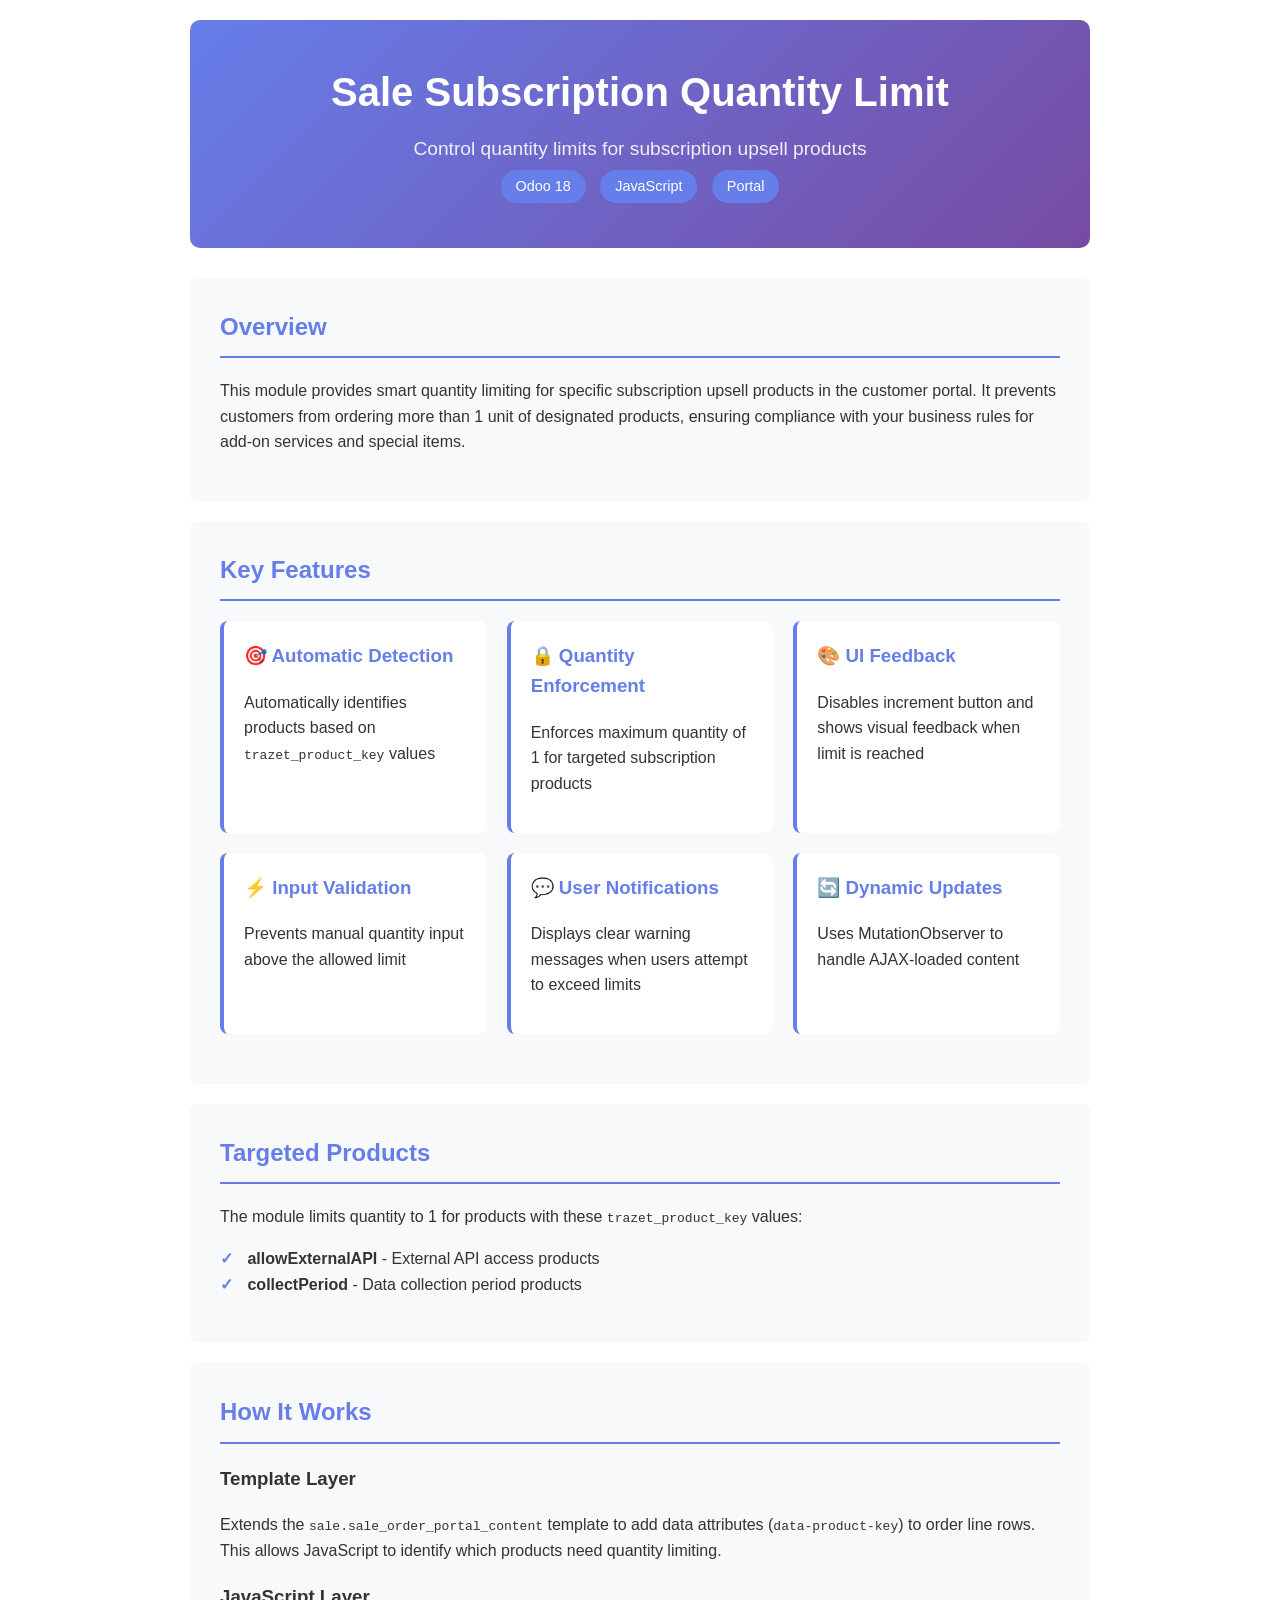
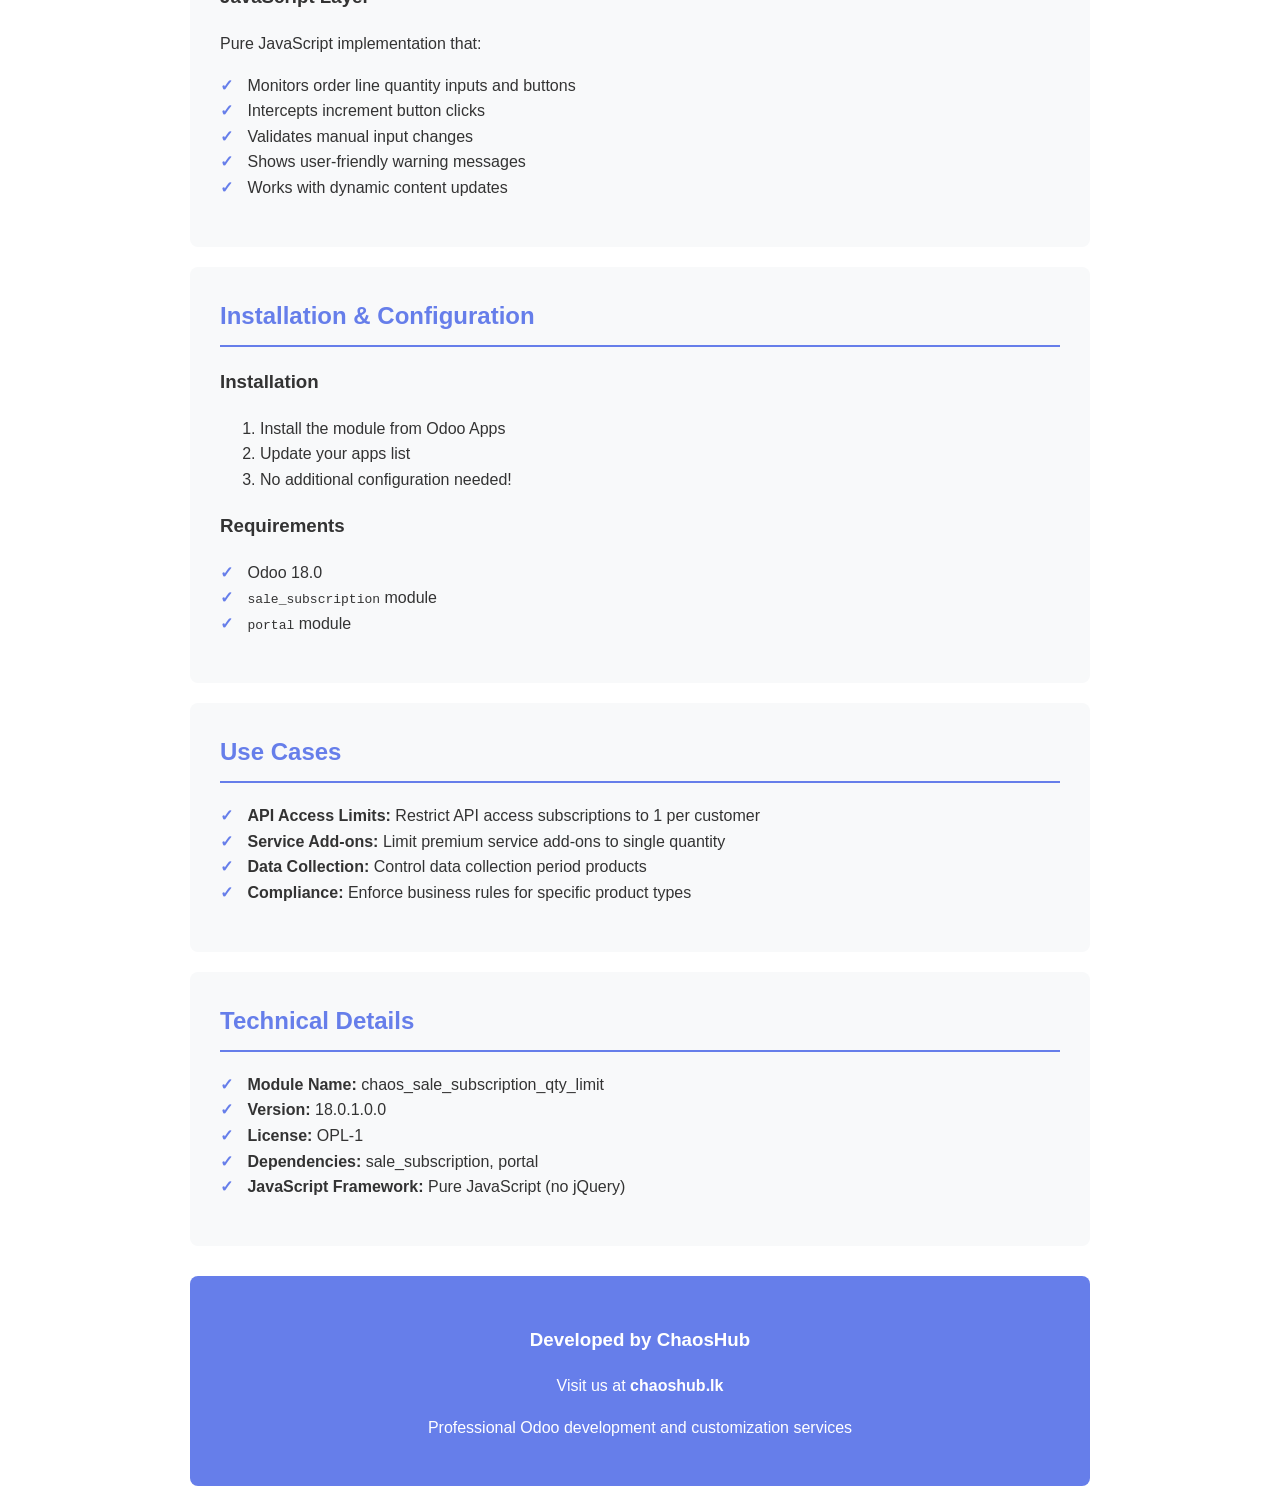
<file: addons/chaos_sale_subscription_qty_limit/static/description/index.html>
<!DOCTYPE html>
<html>
<head>
    <meta charset="utf-8">
    <title>Sale Subscription Quantity Limit</title>
    <style>
        body {
            font-family: 'Segoe UI', Tahoma, Geneva, Verdana, sans-serif;
            line-height: 1.6;
            color: #333;
            max-width: 900px;
            margin: 0 auto;
            padding: 20px;
        }
        .header {
            background: linear-gradient(135deg, #667eea 0%, #764ba2 100%);
            color: white;
            padding: 40px;
            border-radius: 10px;
            margin-bottom: 30px;
            text-align: center;
        }
        .header h1 {
            margin: 0;
            font-size: 2.5em;
        }
        .header p {
            margin: 10px 0 0;
            font-size: 1.2em;
            opacity: 0.9;
        }
        .section {
            background: #f8f9fa;
            padding: 30px;
            border-radius: 8px;
            margin-bottom: 20px;
        }
        .section h2 {
            color: #667eea;
            margin-top: 0;
            border-bottom: 2px solid #667eea;
            padding-bottom: 10px;
        }
        .features {
            display: grid;
            grid-template-columns: repeat(auto-fit, minmax(250px, 1fr));
            gap: 20px;
            margin: 20px 0;
        }
        .feature {
            background: white;
            padding: 20px;
            border-radius: 8px;
            border-left: 4px solid #667eea;
        }
        .feature h3 {
            color: #667eea;
            margin-top: 0;
        }
        .code-block {
            background: #2d2d2d;
            color: #f8f8f2;
            padding: 15px;
            border-radius: 5px;
            overflow-x: auto;
            font-family: 'Courier New', monospace;
        }
        .badge {
            display: inline-block;
            padding: 5px 15px;
            background: #667eea;
            color: white;
            border-radius: 20px;
            font-size: 0.9em;
            margin: 5px;
        }
        ul {
            list-style: none;
            padding-left: 0;
        }
        ul li:before {
            content: "✓ ";
            color: #667eea;
            font-weight: bold;
            margin-right: 10px;
        }
        .footer {
            text-align: center;
            padding: 30px;
            background: #667eea;
            color: white;
            border-radius: 8px;
            margin-top: 30px;
        }
        .footer a {
            color: white;
            text-decoration: none;
            font-weight: bold;
        }
    </style>
</head>
<body>
    <div class="header">
        <h1>Sale Subscription Quantity Limit</h1>
        <p>Control quantity limits for subscription upsell products</p>
        <div>
            <span class="badge">Odoo 18</span>
            <span class="badge">JavaScript</span>
            <span class="badge">Portal</span>
        </div>
    </div>

    <div class="section">
        <h2>Overview</h2>
        <p>
            This module provides smart quantity limiting for specific subscription upsell products in the customer portal.
            It prevents customers from ordering more than 1 unit of designated products, ensuring compliance with your
            business rules for add-on services and special items.
        </p>
    </div>

    <div class="section">
        <h2>Key Features</h2>
        <div class="features">
            <div class="feature">
                <h3>🎯 Automatic Detection</h3>
                <p>Automatically identifies products based on <code>trazet_product_key</code> values</p>
            </div>
            <div class="feature">
                <h3>🔒 Quantity Enforcement</h3>
                <p>Enforces maximum quantity of 1 for targeted subscription products</p>
            </div>
            <div class="feature">
                <h3>🎨 UI Feedback</h3>
                <p>Disables increment button and shows visual feedback when limit is reached</p>
            </div>
            <div class="feature">
                <h3>⚡ Input Validation</h3>
                <p>Prevents manual quantity input above the allowed limit</p>
            </div>
            <div class="feature">
                <h3>💬 User Notifications</h3>
                <p>Displays clear warning messages when users attempt to exceed limits</p>
            </div>
            <div class="feature">
                <h3>🔄 Dynamic Updates</h3>
                <p>Uses MutationObserver to handle AJAX-loaded content</p>
            </div>
        </div>
    </div>

    <div class="section">
        <h2>Targeted Products</h2>
        <p>The module limits quantity to 1 for products with these <code>trazet_product_key</code> values:</p>
        <ul>
            <li><strong>allowExternalAPI</strong> - External API access products</li>
            <li><strong>collectPeriod</strong> - Data collection period products</li>
        </ul>
    </div>

    <div class="section">
        <h2>How It Works</h2>
        <h3>Template Layer</h3>
        <p>
            Extends the <code>sale.sale_order_portal_content</code> template to add data attributes
            (<code>data-product-key</code>) to order line rows. This allows JavaScript to identify
            which products need quantity limiting.
        </p>

        <h3>JavaScript Layer</h3>
        <p>Pure JavaScript implementation that:</p>
        <ul>
            <li>Monitors order line quantity inputs and buttons</li>
            <li>Intercepts increment button clicks</li>
            <li>Validates manual input changes</li>
            <li>Shows user-friendly warning messages</li>
            <li>Works with dynamic content updates</li>
        </ul>
    </div>

    <div class="section">
        <h2>Installation & Configuration</h2>
        <h3>Installation</h3>
        <ol>
            <li>Install the module from Odoo Apps</li>
            <li>Update your apps list</li>
            <li>No additional configuration needed!</li>
        </ol>

        <h3>Requirements</h3>
        <ul>
            <li>Odoo 18.0</li>
            <li><code>sale_subscription</code> module</li>
            <li><code>portal</code> module</li>
        </ul>
    </div>

    <div class="section">
        <h2>Use Cases</h2>
        <ul>
            <li><strong>API Access Limits:</strong> Restrict API access subscriptions to 1 per customer</li>
            <li><strong>Service Add-ons:</strong> Limit premium service add-ons to single quantity</li>
            <li><strong>Data Collection:</strong> Control data collection period products</li>
            <li><strong>Compliance:</strong> Enforce business rules for specific product types</li>
        </ul>
    </div>

    <div class="section">
        <h2>Technical Details</h2>
        <ul>
            <li><strong>Module Name:</strong> chaos_sale_subscription_qty_limit</li>
            <li><strong>Version:</strong> 18.0.1.0.0</li>
            <li><strong>License:</strong> OPL-1</li>
            <li><strong>Dependencies:</strong> sale_subscription, portal</li>
            <li><strong>JavaScript Framework:</strong> Pure JavaScript (no jQuery)</li>
        </ul>
    </div>

    <div class="footer">
        <h3>Developed by ChaosHub</h3>
        <p>
            Visit us at <a href="https://chaoshub.lk/" target="_blank">chaoshub.lk</a>
        </p>
        <p>Professional Odoo development and customization services</p>
    </div>
</body>
</html>
</file>
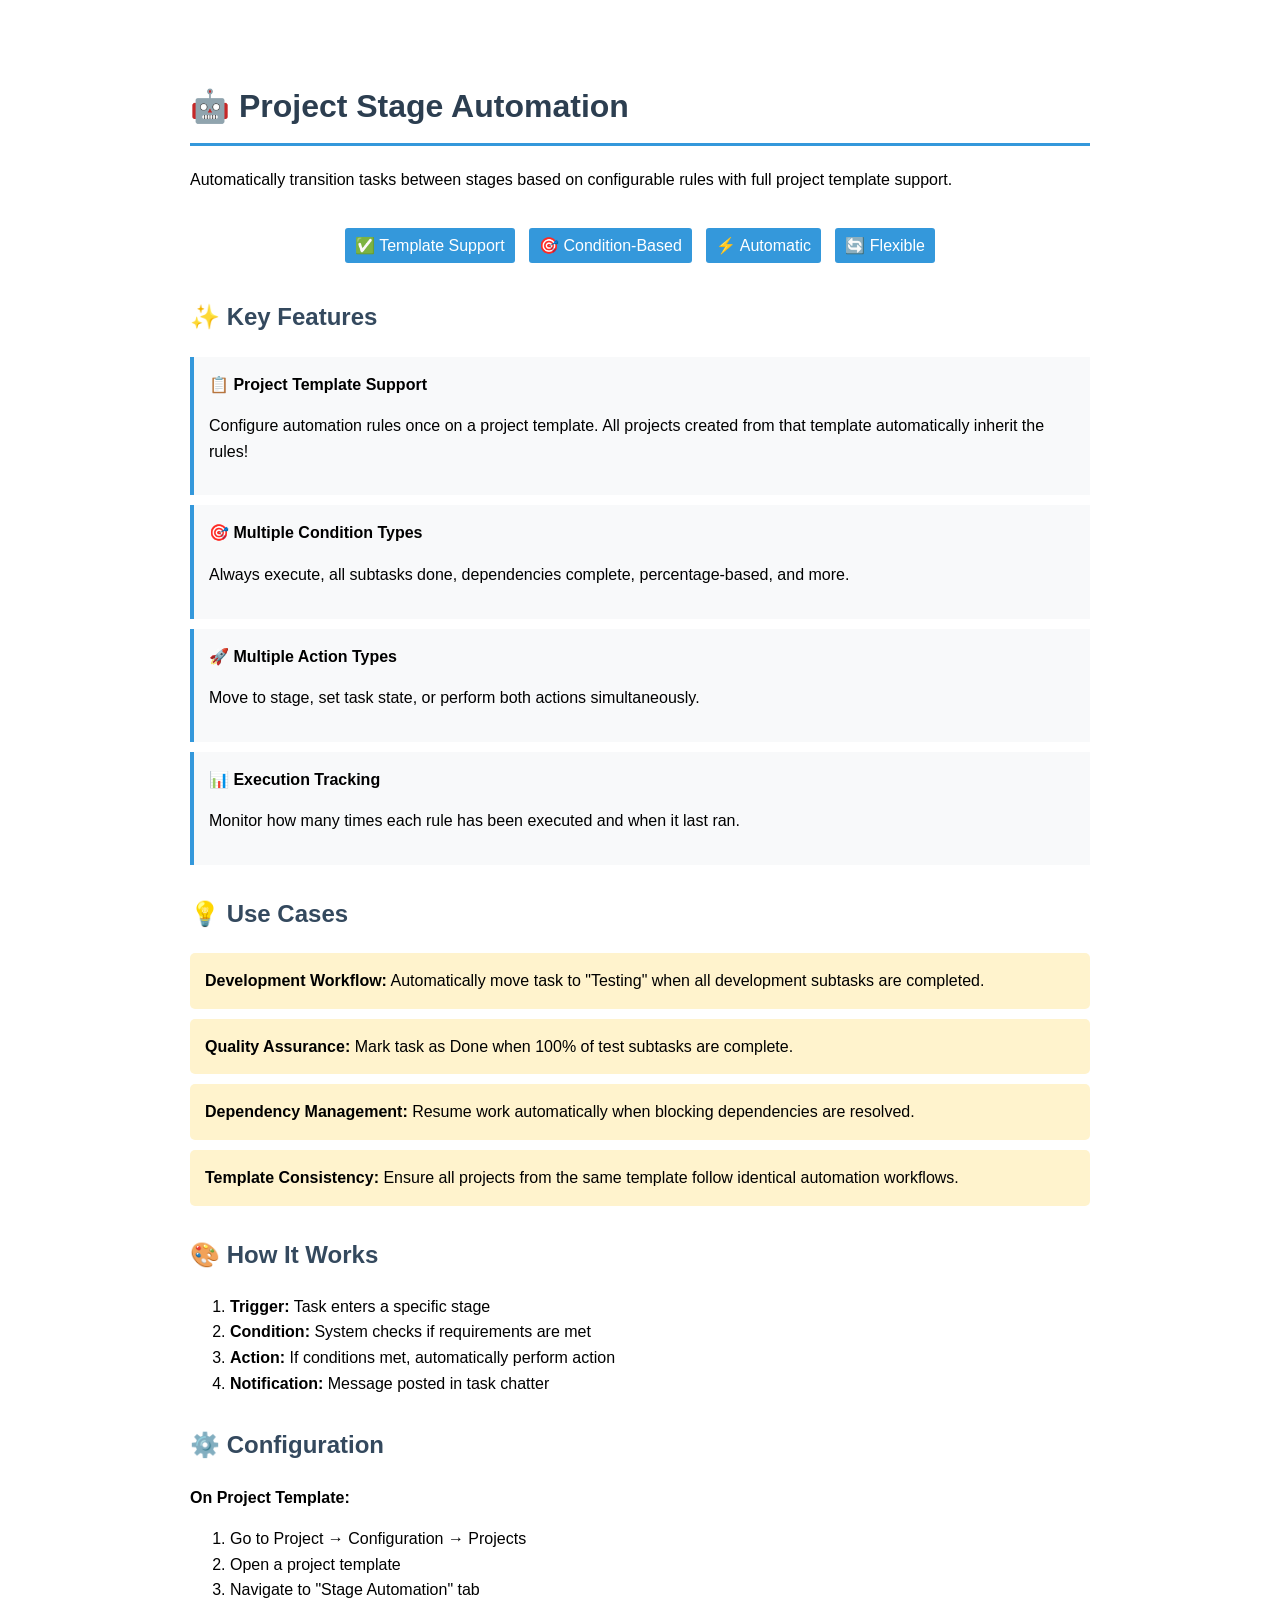
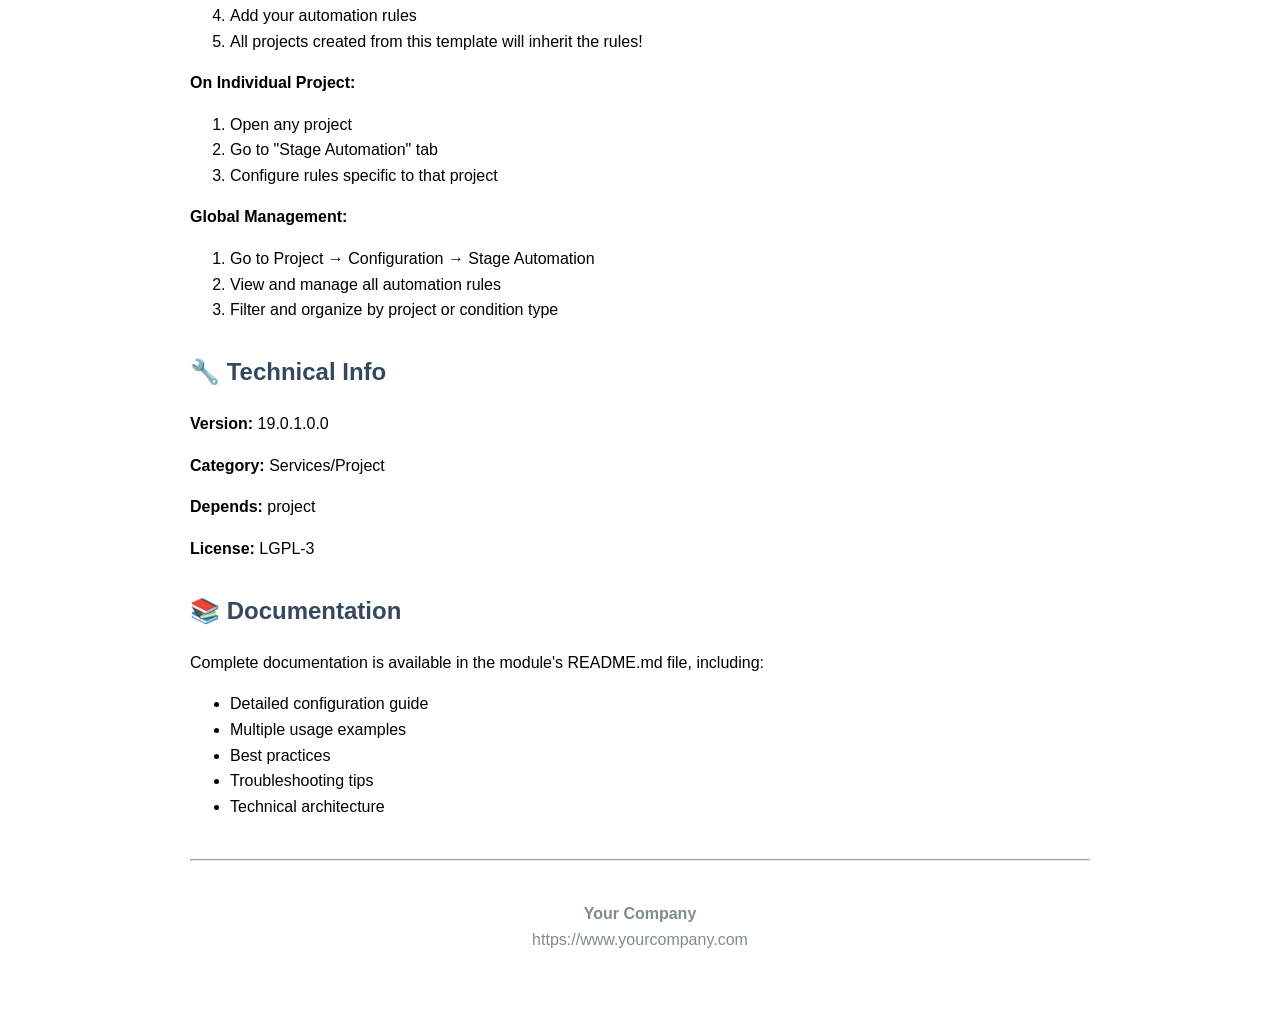
<file: addons/vkd_project_stage_automation/static/description/index.html>
<!DOCTYPE html>
<html>
<head>
    <meta charset="utf-8">
    <title>Project Stage Automation</title>
    <style>
        body {
            font-family: Arial, sans-serif;
            line-height: 1.6;
            max-width: 900px;
            margin: 40px auto;
            padding: 20px;
        }
        h1 {
            color: #2c3e50;
            border-bottom: 3px solid #3498db;
            padding-bottom: 10px;
        }
        h2 {
            color: #34495e;
            margin-top: 30px;
        }
        .feature {
            background: #f8f9fa;
            padding: 15px;
            margin: 10px 0;
            border-left: 4px solid #3498db;
        }
        .example {
            background: #fff3cd;
            padding: 15px;
            margin: 10px 0;
            border-radius: 5px;
        }
        .badge {
            display: inline-block;
            padding: 5px 10px;
            background: #3498db;
            color: white;
            border-radius: 3px;
            margin: 5px;
        }
    </style>
</head>
<body>
    <h1>🤖 Project Stage Automation</h1>

    <p class="lead">
        Automatically transition tasks between stages based on configurable rules with full project template support.
    </p>

    <div style="text-align: center; margin: 30px 0;">
        <span class="badge">✅ Template Support</span>
        <span class="badge">🎯 Condition-Based</span>
        <span class="badge">⚡ Automatic</span>
        <span class="badge">🔄 Flexible</span>
    </div>

    <h2>✨ Key Features</h2>

    <div class="feature">
        <strong>📋 Project Template Support</strong>
        <p>Configure automation rules once on a project template. All projects created from that template automatically inherit the rules!</p>
    </div>

    <div class="feature">
        <strong>🎯 Multiple Condition Types</strong>
        <p>Always execute, all subtasks done, dependencies complete, percentage-based, and more.</p>
    </div>

    <div class="feature">
        <strong>🚀 Multiple Action Types</strong>
        <p>Move to stage, set task state, or perform both actions simultaneously.</p>
    </div>

    <div class="feature">
        <strong>📊 Execution Tracking</strong>
        <p>Monitor how many times each rule has been executed and when it last ran.</p>
    </div>

    <h2>💡 Use Cases</h2>

    <div class="example">
        <strong>Development Workflow:</strong> Automatically move task to "Testing" when all development subtasks are completed.
    </div>

    <div class="example">
        <strong>Quality Assurance:</strong> Mark task as Done when 100% of test subtasks are complete.
    </div>

    <div class="example">
        <strong>Dependency Management:</strong> Resume work automatically when blocking dependencies are resolved.
    </div>

    <div class="example">
        <strong>Template Consistency:</strong> Ensure all projects from the same template follow identical automation workflows.
    </div>

    <h2>🎨 How It Works</h2>

    <ol>
        <li><strong>Trigger:</strong> Task enters a specific stage</li>
        <li><strong>Condition:</strong> System checks if requirements are met</li>
        <li><strong>Action:</strong> If conditions met, automatically perform action</li>
        <li><strong>Notification:</strong> Message posted in task chatter</li>
    </ol>

    <h2>⚙️ Configuration</h2>

    <p><strong>On Project Template:</strong></p>
    <ol>
        <li>Go to Project → Configuration → Projects</li>
        <li>Open a project template</li>
        <li>Navigate to "Stage Automation" tab</li>
        <li>Add your automation rules</li>
        <li>All projects created from this template will inherit the rules!</li>
    </ol>

    <p><strong>On Individual Project:</strong></p>
    <ol>
        <li>Open any project</li>
        <li>Go to "Stage Automation" tab</li>
        <li>Configure rules specific to that project</li>
    </ol>

    <p><strong>Global Management:</strong></p>
    <ol>
        <li>Go to Project → Configuration → Stage Automation</li>
        <li>View and manage all automation rules</li>
        <li>Filter and organize by project or condition type</li>
    </ol>

    <h2>🔧 Technical Info</h2>

    <p><strong>Version:</strong> 19.0.1.0.0</p>
    <p><strong>Category:</strong> Services/Project</p>
    <p><strong>Depends:</strong> project</p>
    <p><strong>License:</strong> LGPL-3</p>

    <h2>📚 Documentation</h2>

    <p>Complete documentation is available in the module's README.md file, including:</p>
    <ul>
        <li>Detailed configuration guide</li>
        <li>Multiple usage examples</li>
        <li>Best practices</li>
        <li>Troubleshooting tips</li>
        <li>Technical architecture</li>
    </ul>

    <hr style="margin: 40px 0;">

    <p style="text-align: center; color: #7f8c8d;">
        <strong>Your Company</strong><br>
        https://www.yourcompany.com
    </p>
</body>
</html>
</file>
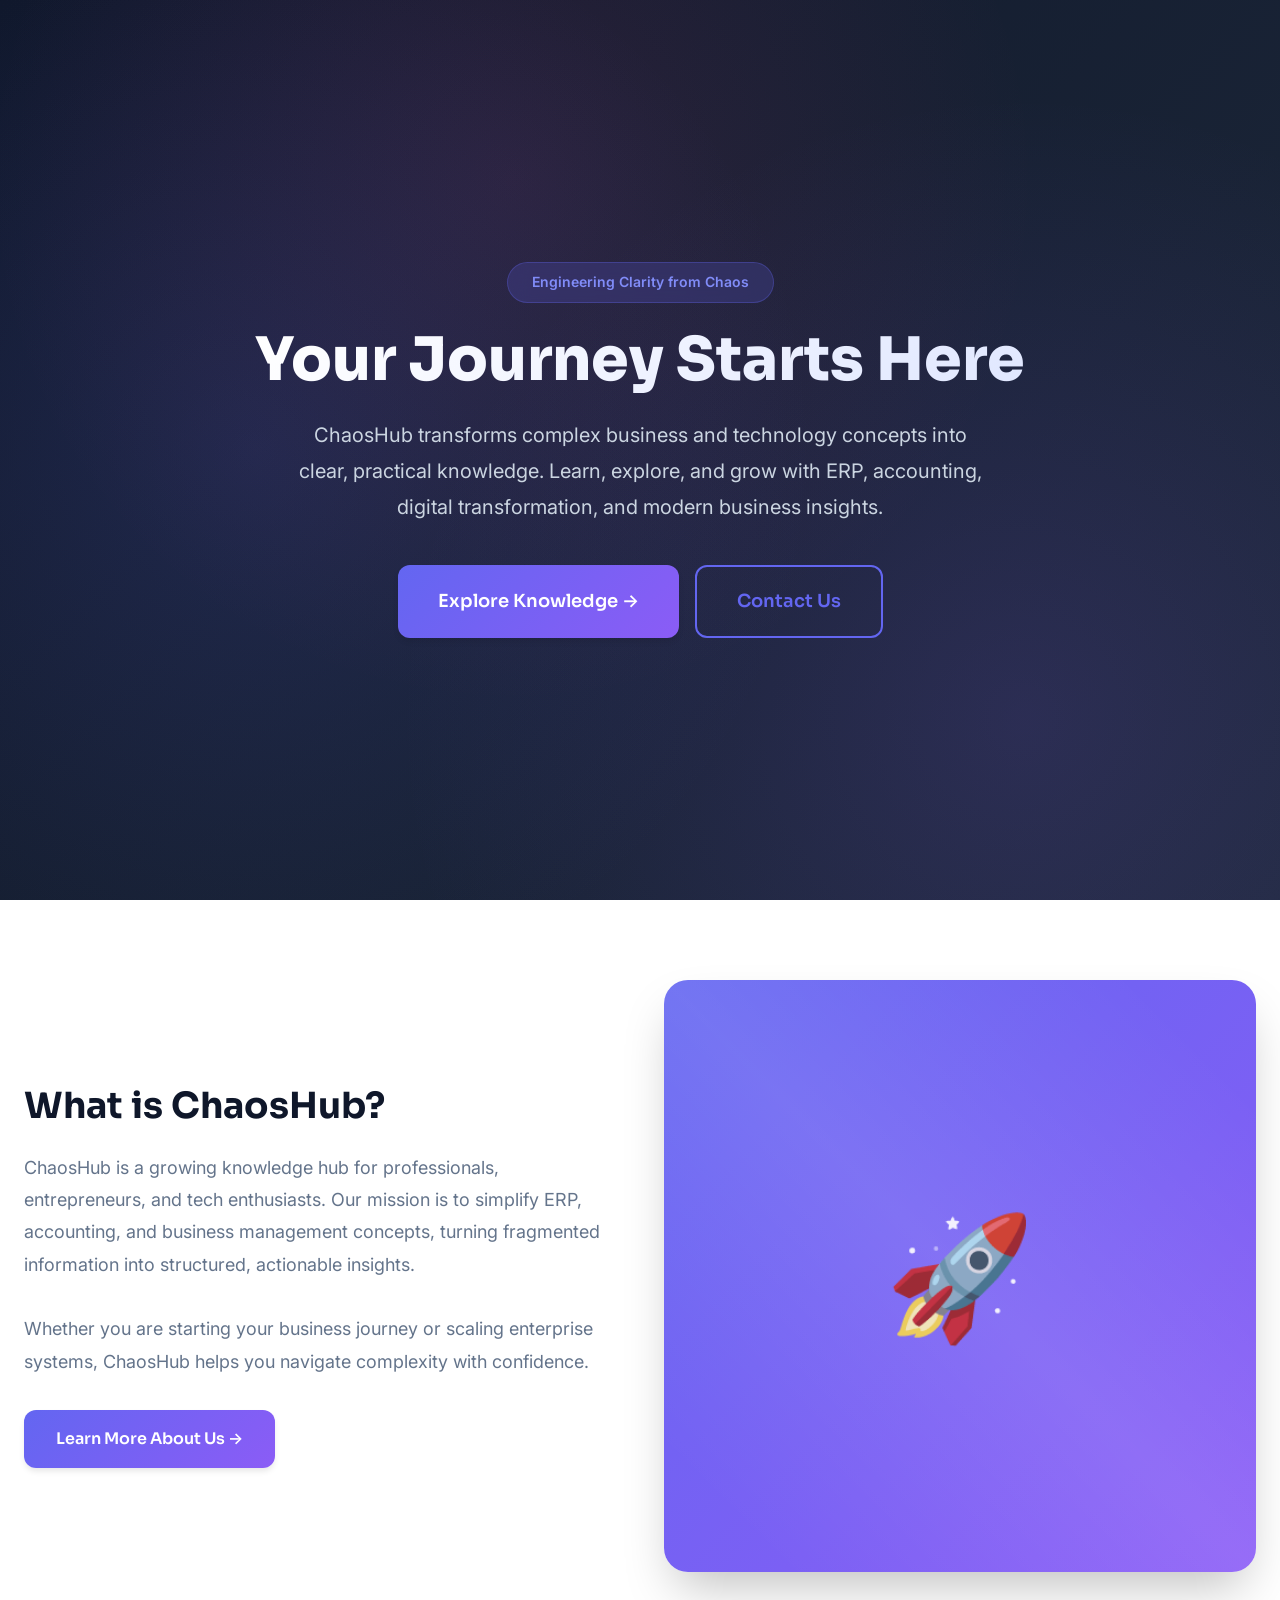
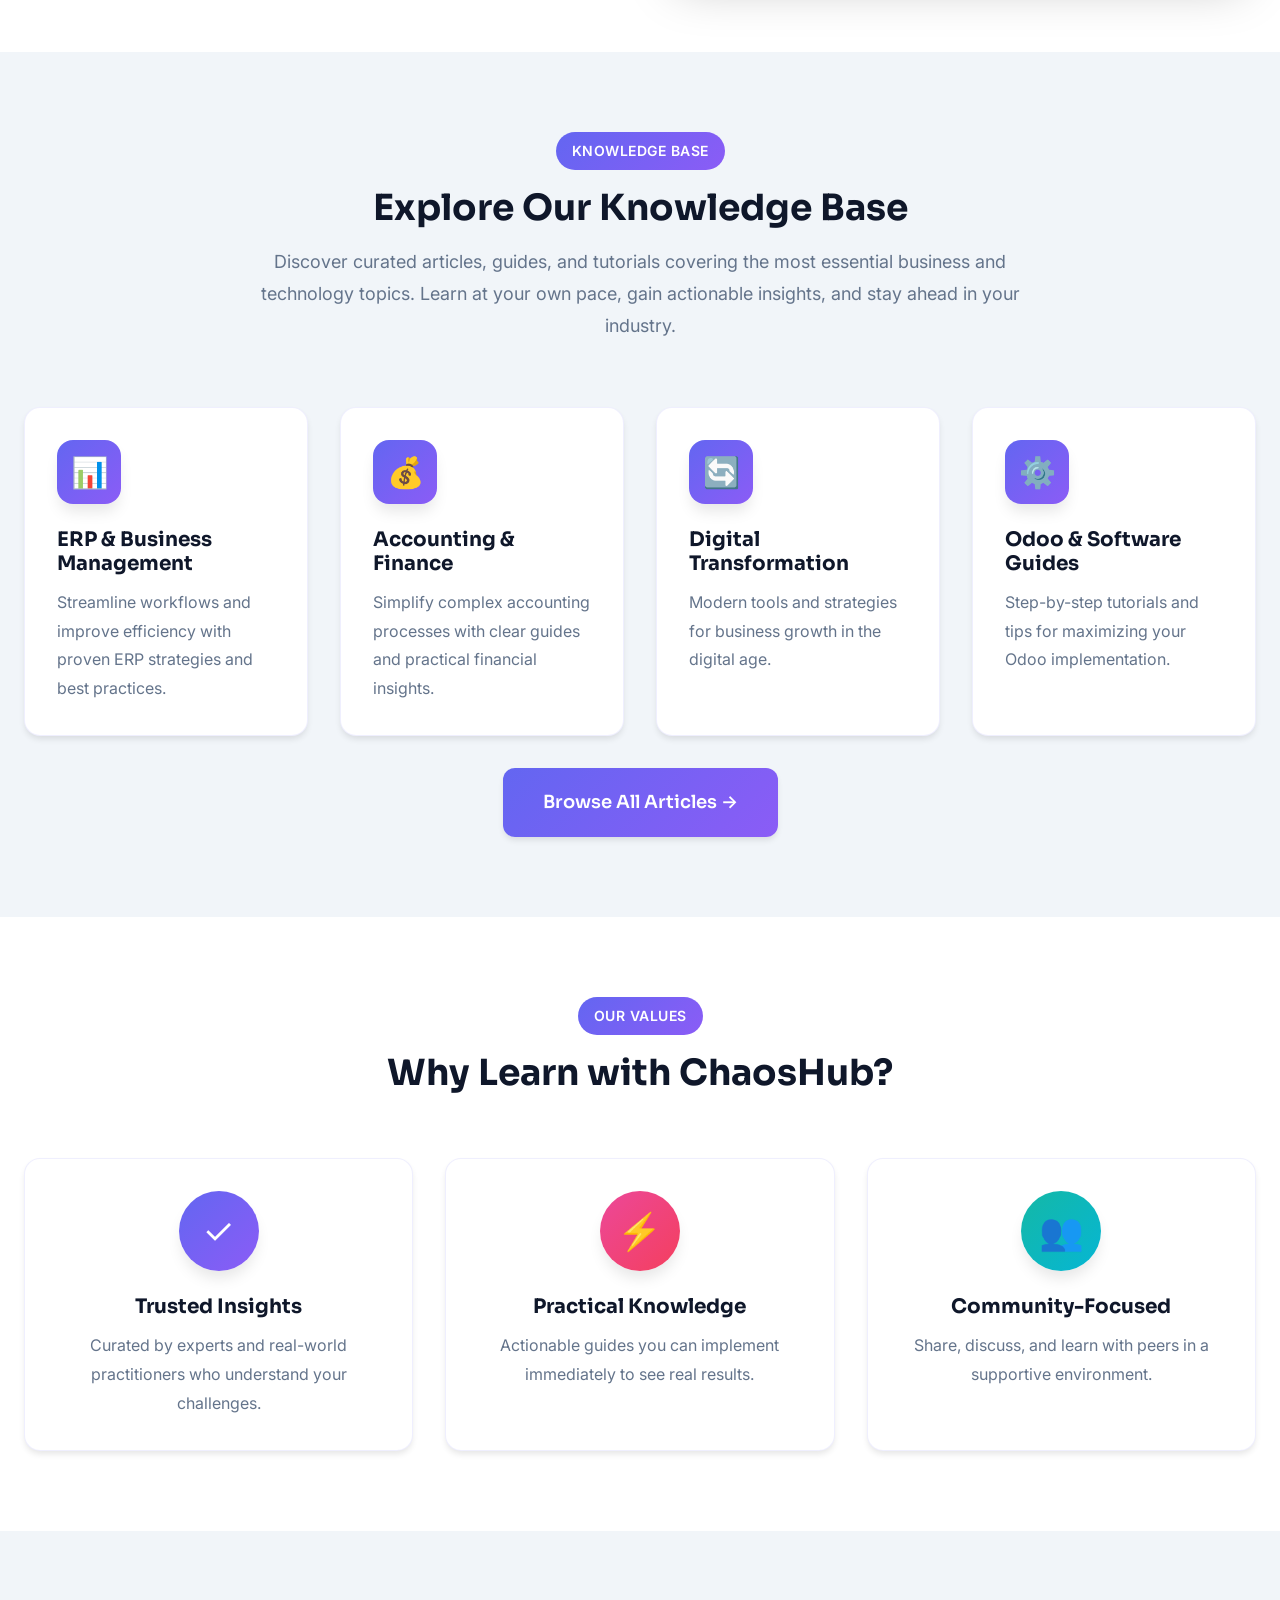
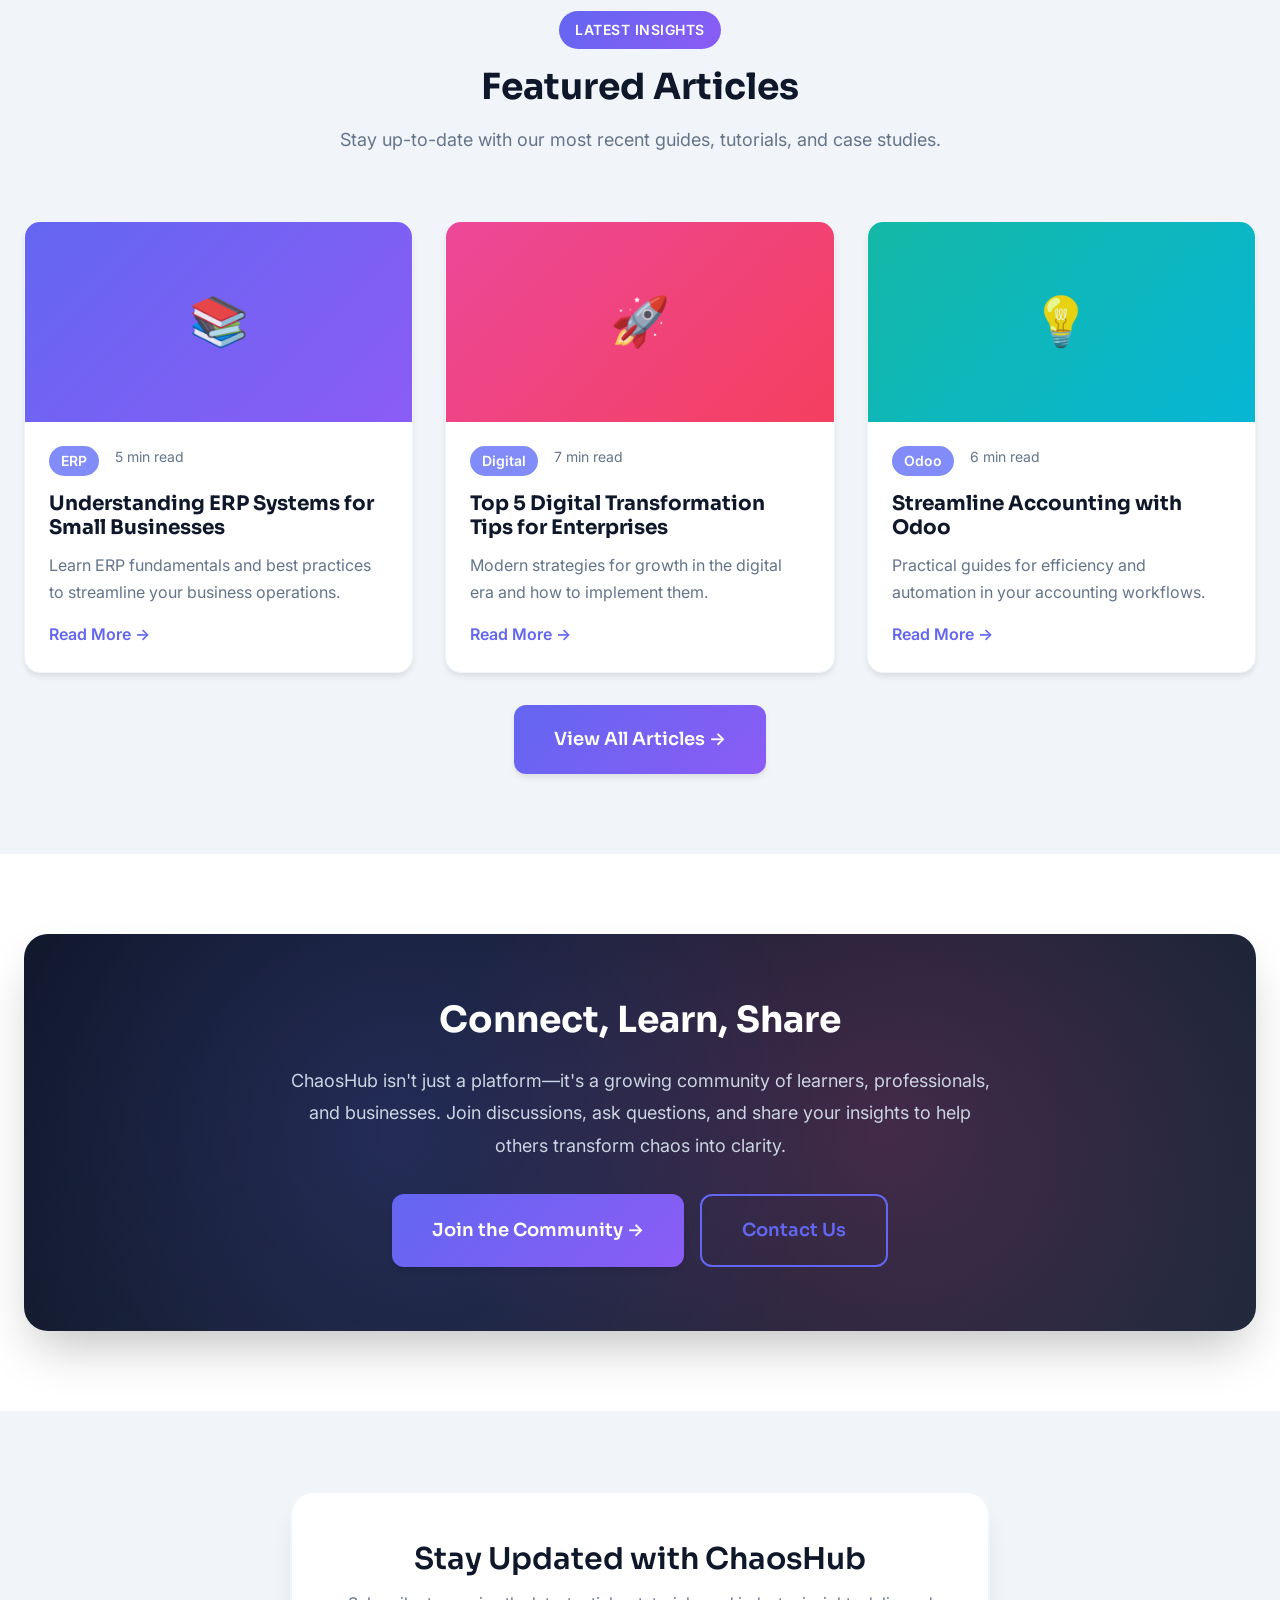
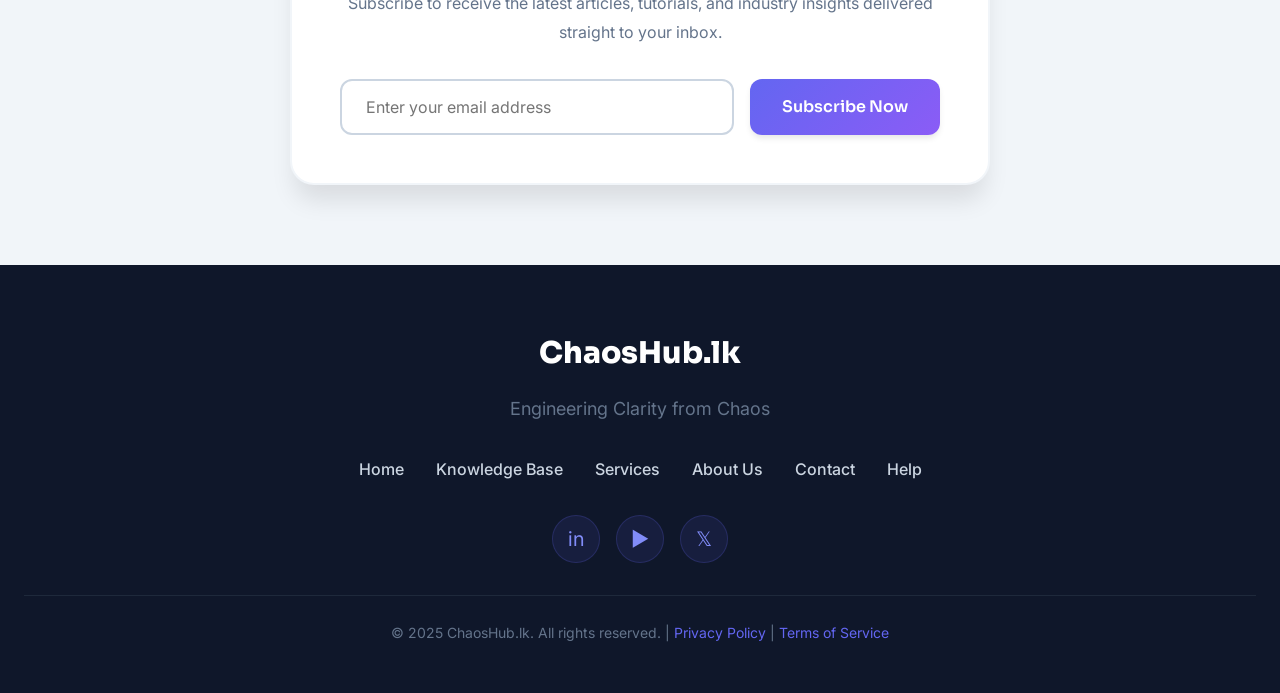
<file: chaoshub_homepage.html>
<!DOCTYPE html>
<html lang="en">
<head>
    <meta charset="UTF-8">
    <meta name="viewport" content="width=device-width, initial-scale=1.0">
    <meta name="description" content="ChaosHub transforms complex business and technology concepts into clear, practical knowledge. Learn ERP, accounting, digital transformation, and modern business insights.">
    <meta name="keywords" content="ERP, accounting, digital transformation, business management, Odoo, knowledge base, business insights">
    <meta name="author" content="ChaosHub.lk">
    <meta name="robots" content="index, follow">

    <!-- Open Graph Meta Tags for Social Sharing -->
    <meta property="og:title" content="ChaosHub.lk - Engineering Clarity from Chaos">
    <meta property="og:description" content="Transform complex business concepts into clear, practical knowledge. Learn ERP, accounting, and digital transformation.">
    <meta property="og:type" content="website">
    <meta property="og:url" content="https://chaoshub.lk">
    <meta property="og:image" content="https://chaoshub.lk/images/og-image.jpg">

    <!-- Twitter Card Meta Tags -->
    <meta name="twitter:card" content="summary_large_image">
    <meta name="twitter:title" content="ChaosHub.lk - Engineering Clarity from Chaos">
    <meta name="twitter:description" content="Transform complex business concepts into clear, practical knowledge.">

    <title>ChaosHub.lk - Your Journey Starts Here | ERP, Accounting & Business Knowledge</title>

    <!-- Preconnect for Performance -->
    <link rel="preconnect" href="https://fonts.googleapis.com">
    <link rel="preconnect" href="https://fonts.gstatic.com" crossorigin>

    <!-- Google Fonts -->
    <link href="https://fonts.googleapis.com/css2?family=Inter:wght@300;400;500;600;700;800&family=Sora:wght@600;700;800&display=swap" rel="stylesheet">

    <!-- Schema.org Structured Data for SEO -->
    <script type="application/ld+json">
    {
      "@context": "https://schema.org",
      "@type": "Organization",
      "name": "ChaosHub",
      "url": "https://chaoshub.lk",
      "logo": "https://chaoshub.lk/logo.png",
      "description": "ChaosHub transforms complex business and technology concepts into clear, practical knowledge.",
      "sameAs": [
        "https://www.linkedin.com/company/chaoshub",
        "https://www.youtube.com/@chaoshub"
      ]
    }
    </script>

    <style>
        /* ===================================
           DESIGN SYSTEM - CSS VARIABLES
           Use these across all pages for consistency
        =================================== */
        :root {
            /* Primary Color Palette */
            --color-primary: #6366f1;
            --color-primary-dark: #4f46e5;
            --color-primary-light: #818cf8;
            --color-secondary: #ec4899;
            --color-accent: #14b8a6;

            /* Neutral Colors */
            --color-dark: #0f172a;
            --color-dark-alt: #1e293b;
            --color-gray: #64748b;
            --color-gray-light: #cbd5e1;
            --color-gray-lighter: #f1f5f9;
            --color-white: #ffffff;

            /* Gradients */
            --gradient-primary: linear-gradient(135deg, #6366f1 0%, #8b5cf6 100%);
            --gradient-secondary: linear-gradient(135deg, #ec4899 0%, #f43f5e 100%);
            --gradient-accent: linear-gradient(135deg, #14b8a6 0%, #06b6d4 100%);
            --gradient-dark: linear-gradient(135deg, #0f172a 0%, #1e293b 100%);

            /* Typography */
            --font-primary: 'Inter', -apple-system, BlinkMacSystemFont, 'Segoe UI', sans-serif;
            --font-heading: 'Sora', var(--font-primary);

            /* Font Sizes - Responsive */
            --text-xs: 0.75rem;
            --text-sm: 0.875rem;
            --text-base: 1rem;
            --text-lg: 1.125rem;
            --text-xl: 1.25rem;
            --text-2xl: 1.5rem;
            --text-3xl: 1.875rem;
            --text-4xl: 2.25rem;
            --text-5xl: 3rem;
            --text-6xl: 3.75rem;

            /* Spacing Scale */
            --space-1: 0.25rem;
            --space-2: 0.5rem;
            --space-3: 0.75rem;
            --space-4: 1rem;
            --space-5: 1.25rem;
            --space-6: 1.5rem;
            --space-8: 2rem;
            --space-10: 2.5rem;
            --space-12: 3rem;
            --space-16: 4rem;
            --space-20: 5rem;
            --space-24: 6rem;

            /* Border Radius */
            --radius-sm: 0.375rem;
            --radius-md: 0.5rem;
            --radius-lg: 0.75rem;
            --radius-xl: 1rem;
            --radius-2xl: 1.5rem;
            --radius-full: 9999px;

            /* Shadows */
            --shadow-sm: 0 1px 2px 0 rgba(0, 0, 0, 0.05);
            --shadow-md: 0 4px 6px -1px rgba(0, 0, 0, 0.1);
            --shadow-lg: 0 10px 15px -3px rgba(0, 0, 0, 0.1);
            --shadow-xl: 0 20px 25px -5px rgba(0, 0, 0, 0.1);
            --shadow-2xl: 0 25px 50px -12px rgba(0, 0, 0, 0.25);

            /* Transitions */
            --transition-fast: 150ms ease-in-out;
            --transition-base: 250ms ease-in-out;
            --transition-slow: 350ms ease-in-out;

            /* Container Width */
            --container-max: 1280px;
            --container-padding: 1.5rem;
        }

        /* ===================================
           GLOBAL RESET & BASE STYLES
        =================================== */
        * {
            margin: 0;
            padding: 0;
            box-sizing: border-box;
        }

        html {
            scroll-behavior: smooth;
            -webkit-font-smoothing: antialiased;
            -moz-osx-font-smoothing: grayscale;
        }

        body {
            font-family: var(--font-primary);
            font-size: var(--text-base);
            line-height: 1.6;
            color: var(--color-dark);
            background-color: var(--color-white);
            overflow-x: hidden;
        }

        /* ===================================
           TYPOGRAPHY
        =================================== */
        h1, h2, h3, h4, h5, h6 {
            font-family: var(--font-heading);
            font-weight: 700;
            line-height: 1.2;
            color: var(--color-dark);
            margin-bottom: var(--space-4);
        }

        h1 { font-size: var(--text-5xl); font-weight: 800; }
        h2 { font-size: var(--text-4xl); font-weight: 700; }
        h3 { font-size: var(--text-3xl); font-weight: 600; }
        h4 { font-size: var(--text-2xl); }
        h5 { font-size: var(--text-xl); }
        h6 { font-size: var(--text-lg); }

        p {
            margin-bottom: var(--space-4);
            color: var(--color-gray);
            line-height: 1.8;
        }

        a {
            color: var(--color-primary);
            text-decoration: none;
            transition: color var(--transition-base);
        }

        a:hover {
            color: var(--color-primary-dark);
        }

        /* ===================================
           CONTAINER & LAYOUT
        =================================== */
        .container {
            max-width: var(--container-max);
            margin: 0 auto;
            padding: 0 var(--container-padding);
        }

        .section {
            padding: var(--space-20) 0;
            position: relative;
        }

        .section-alt {
            background-color: var(--color-gray-lighter);
        }

        /* ===================================
           BUTTONS - Reusable Component
        =================================== */
        .btn {
            display: inline-flex;
            align-items: center;
            justify-content: center;
            gap: var(--space-2);
            padding: var(--space-4) var(--space-8);
            font-family: var(--font-heading);
            font-size: var(--text-base);
            font-weight: 600;
            border: none;
            border-radius: var(--radius-lg);
            cursor: pointer;
            transition: all var(--transition-base);
            text-decoration: none;
            white-space: nowrap;
        }

        .btn-primary {
            background: var(--gradient-primary);
            color: var(--color-white);
            box-shadow: var(--shadow-md);
        }

        .btn-primary:hover {
            transform: translateY(-2px);
            box-shadow: var(--shadow-xl);
            color: var(--color-white);
        }

        .btn-secondary {
            background: transparent;
            color: var(--color-primary);
            border: 2px solid var(--color-primary);
        }

        .btn-secondary:hover {
            background: var(--color-primary);
            color: var(--color-white);
        }

        .btn-lg {
            padding: var(--space-5) var(--space-10);
            font-size: var(--text-lg);
        }

        /* ===================================
           CARDS - Reusable Component
        =================================== */
        .card {
            background: var(--color-white);
            border-radius: var(--radius-xl);
            padding: var(--space-8);
            box-shadow: var(--shadow-md);
            transition: all var(--transition-base);
            height: 100%;
            border: 1px solid rgba(99, 102, 241, 0.1);
        }

        .card:hover {
            transform: translateY(-5px);
            box-shadow: var(--shadow-xl);
            border-color: var(--color-primary-light);
        }

        .card-icon {
            width: 64px;
            height: 64px;
            background: var(--gradient-primary);
            border-radius: var(--radius-xl);
            display: flex;
            align-items: center;
            justify-content: center;
            font-size: var(--text-3xl);
            margin-bottom: var(--space-6);
            box-shadow: var(--shadow-lg);
        }

        .card-title {
            font-size: var(--text-xl);
            font-weight: 700;
            margin-bottom: var(--space-3);
            color: var(--color-dark);
        }

        .card-text {
            color: var(--color-gray);
            line-height: 1.8;
            margin-bottom: 0;
        }

        /* ===================================
           GRID SYSTEM
        =================================== */
        .grid {
            display: grid;
            gap: var(--space-8);
        }

        .grid-2 {
            grid-template-columns: repeat(auto-fit, minmax(300px, 1fr));
        }

        .grid-3 {
            grid-template-columns: repeat(auto-fit, minmax(280px, 1fr));
        }

        .grid-4 {
            grid-template-columns: repeat(auto-fit, minmax(250px, 1fr));
        }

        /* ===================================
           HERO SECTION
        =================================== */
        .hero {
            background: var(--gradient-dark);
            min-height: 100vh;
            display: flex;
            align-items: center;
            position: relative;
            overflow: hidden;
            padding: var(--space-20) 0;
        }

        .hero::before {
            content: '';
            position: absolute;
            top: 0;
            left: 0;
            right: 0;
            bottom: 0;
            background:
                radial-gradient(circle at 20% 50%, rgba(99, 102, 241, 0.15) 0%, transparent 50%),
                radial-gradient(circle at 80% 80%, rgba(139, 92, 246, 0.15) 0%, transparent 50%),
                radial-gradient(circle at 40% 20%, rgba(236, 72, 153, 0.1) 0%, transparent 50%);
            animation: gradientShift 15s ease infinite;
        }

        @keyframes gradientShift {
            0%, 100% { opacity: 1; }
            50% { opacity: 0.8; }
        }

        .hero-content {
            position: relative;
            z-index: 1;
            text-align: center;
            max-width: 900px;
            margin: 0 auto;
        }

        .hero-badge {
            display: inline-block;
            padding: var(--space-2) var(--space-6);
            background: rgba(99, 102, 241, 0.2);
            border: 1px solid rgba(99, 102, 241, 0.3);
            border-radius: var(--radius-full);
            color: var(--color-primary-light);
            font-size: var(--text-sm);
            font-weight: 600;
            margin-bottom: var(--space-6);
            backdrop-filter: blur(10px);
        }

        .hero h1 {
            font-size: var(--text-6xl);
            color: var(--color-white);
            margin-bottom: var(--space-6);
            line-height: 1.1;
            background: linear-gradient(135deg, #ffffff 0%, #e0e7ff 100%);
            -webkit-background-clip: text;
            -webkit-text-fill-color: transparent;
            background-clip: text;
        }

        .hero-subtext {
            font-size: var(--text-xl);
            color: var(--color-gray-light);
            margin-bottom: var(--space-10);
            line-height: 1.8;
            max-width: 700px;
            margin-left: auto;
            margin-right: auto;
        }

        .hero-cta {
            display: flex;
            gap: var(--space-4);
            justify-content: center;
            flex-wrap: wrap;
        }

        /* ===================================
           SECTION HEADERS
        =================================== */
        .section-header {
            text-align: center;
            max-width: 800px;
            margin: 0 auto var(--space-16) auto;
        }

        .section-badge {
            display: inline-block;
            padding: var(--space-2) var(--space-4);
            background: var(--gradient-primary);
            color: var(--color-white);
            border-radius: var(--radius-full);
            font-size: var(--text-sm);
            font-weight: 600;
            margin-bottom: var(--space-4);
            text-transform: uppercase;
            letter-spacing: 0.5px;
        }

        .section-title {
            font-size: var(--text-4xl);
            margin-bottom: var(--space-4);
        }

        .section-description {
            font-size: var(--text-lg);
            color: var(--color-gray);
            line-height: 1.8;
        }

        /* ===================================
           ABOUT SECTION
        =================================== */
        .about-grid {
            display: grid;
            grid-template-columns: 1fr 1fr;
            gap: var(--space-12);
            align-items: center;
        }

        .about-content h2 {
            margin-bottom: var(--space-6);
        }

        .about-content p {
            font-size: var(--text-lg);
            line-height: 1.8;
            margin-bottom: var(--space-8);
        }

        .about-visual {
            background: var(--gradient-primary);
            border-radius: var(--radius-2xl);
            aspect-ratio: 1;
            display: flex;
            align-items: center;
            justify-content: center;
            box-shadow: var(--shadow-2xl);
            position: relative;
            overflow: hidden;
        }

        .about-visual::before {
            content: '';
            position: absolute;
            width: 200%;
            height: 200%;
            background: linear-gradient(45deg, transparent 30%, rgba(255, 255, 255, 0.1) 50%, transparent 70%);
            animation: shine 3s infinite;
        }

        @keyframes shine {
            0% { transform: translateX(-100%) translateY(-100%) rotate(45deg); }
            100% { transform: translateX(100%) translateY(100%) rotate(45deg); }
        }

        .about-icon {
            font-size: 120px;
            color: rgba(255, 255, 255, 0.9);
            position: relative;
            z-index: 1;
        }

        /* ===================================
           KNOWLEDGE BASE SECTION
        =================================== */
        .knowledge-card {
            position: relative;
            overflow: hidden;
        }

        .knowledge-card::before {
            content: '';
            position: absolute;
            top: 0;
            left: 0;
            width: 100%;
            height: 4px;
            background: var(--gradient-primary);
            transform: scaleX(0);
            transition: transform var(--transition-base);
            transform-origin: left;
        }

        .knowledge-card:hover::before {
            transform: scaleX(1);
        }

        .knowledge-card:nth-child(2)::before {
            background: var(--gradient-secondary);
        }

        .knowledge-card:nth-child(3)::before {
            background: var(--gradient-accent);
        }

        .knowledge-card:nth-child(4)::before {
            background: linear-gradient(135deg, #f59e0b 0%, #f97316 100%);
        }

        /* ===================================
           FEATURES / WHY SECTION
        =================================== */
        .feature-card {
            text-align: center;
        }

        .feature-icon {
            width: 80px;
            height: 80px;
            margin: 0 auto var(--space-6) auto;
            background: var(--gradient-primary);
            border-radius: var(--radius-full);
            display: flex;
            align-items: center;
            justify-content: center;
            font-size: var(--text-4xl);
            color: white;
            box-shadow: var(--shadow-lg);
        }

        .feature-card:nth-child(2) .feature-icon {
            background: var(--gradient-secondary);
        }

        .feature-card:nth-child(3) .feature-icon {
            background: var(--gradient-accent);
        }

        /* ===================================
           ARTICLE CARDS
        =================================== */
        .article-card {
            background: var(--color-white);
            border-radius: var(--radius-xl);
            overflow: hidden;
            box-shadow: var(--shadow-md);
            transition: all var(--transition-base);
            border: 1px solid var(--color-gray-lighter);
        }

        .article-card:hover {
            transform: translateY(-5px);
            box-shadow: var(--shadow-2xl);
        }

        .article-image {
            width: 100%;
            height: 200px;
            background: var(--gradient-primary);
            display: flex;
            align-items: center;
            justify-content: center;
            font-size: var(--text-5xl);
            color: rgba(255, 255, 255, 0.9);
        }

        .article-card:nth-child(2) .article-image {
            background: var(--gradient-secondary);
        }

        .article-card:nth-child(3) .article-image {
            background: var(--gradient-accent);
        }

        .article-content {
            padding: var(--space-6);
        }

        .article-meta {
            display: flex;
            gap: var(--space-4);
            margin-bottom: var(--space-4);
            font-size: var(--text-sm);
            color: var(--color-gray);
        }

        .article-tag {
            background: var(--color-primary-light);
            color: var(--color-white);
            padding: var(--space-1) var(--space-3);
            border-radius: var(--radius-full);
            font-weight: 600;
        }

        .article-title {
            font-size: var(--text-xl);
            font-weight: 700;
            margin-bottom: var(--space-3);
            color: var(--color-dark);
        }

        .article-excerpt {
            color: var(--color-gray);
            font-size: var(--text-base);
            line-height: 1.7;
            margin-bottom: var(--space-4);
        }

        .article-link {
            color: var(--color-primary);
            font-weight: 600;
            display: inline-flex;
            align-items: center;
            gap: var(--space-2);
            transition: gap var(--transition-base);
        }

        .article-link:hover {
            gap: var(--space-3);
        }

        /* ===================================
           CTA BANNER
        =================================== */
        .cta-banner {
            background: var(--gradient-dark);
            border-radius: var(--radius-2xl);
            padding: var(--space-16) var(--space-8);
            text-align: center;
            position: relative;
            overflow: hidden;
            box-shadow: var(--shadow-2xl);
        }

        .cta-banner::before {
            content: '';
            position: absolute;
            top: 0;
            left: 0;
            right: 0;
            bottom: 0;
            background:
                radial-gradient(circle at 30% 50%, rgba(99, 102, 241, 0.2) 0%, transparent 50%),
                radial-gradient(circle at 70% 50%, rgba(236, 72, 153, 0.2) 0%, transparent 50%);
        }

        .cta-content {
            position: relative;
            z-index: 1;
            max-width: 700px;
            margin: 0 auto;
        }

        .cta-banner h2 {
            color: var(--color-white);
            font-size: var(--text-4xl);
            margin-bottom: var(--space-6);
        }

        .cta-banner p {
            color: var(--color-gray-light);
            font-size: var(--text-lg);
            margin-bottom: var(--space-8);
        }

        .cta-buttons {
            display: flex;
            gap: var(--space-4);
            justify-content: center;
            flex-wrap: wrap;
        }

        /* ===================================
           NEWSLETTER SECTION
        =================================== */
        .newsletter {
            background: var(--color-white);
            border-radius: var(--radius-2xl);
            padding: var(--space-12);
            box-shadow: var(--shadow-xl);
            max-width: 700px;
            margin: 0 auto;
            border: 2px solid var(--color-gray-lighter);
        }

        .newsletter h3 {
            text-align: center;
            margin-bottom: var(--space-3);
        }

        .newsletter p {
            text-align: center;
            margin-bottom: var(--space-8);
        }

        .newsletter-form {
            display: flex;
            gap: var(--space-4);
            flex-wrap: wrap;
        }

        .newsletter-input {
            flex: 1;
            min-width: 250px;
            padding: var(--space-4) var(--space-6);
            border: 2px solid var(--color-gray-light);
            border-radius: var(--radius-lg);
            font-family: var(--font-primary);
            font-size: var(--text-base);
            transition: all var(--transition-base);
        }

        .newsletter-input:focus {
            outline: none;
            border-color: var(--color-primary);
            box-shadow: 0 0 0 4px rgba(99, 102, 241, 0.1);
        }

        /* ===================================
           FOOTER
        =================================== */
        .footer {
            background: var(--color-dark);
            color: var(--color-gray-light);
            padding: var(--space-16) 0 var(--space-8) 0;
        }

        .footer-content {
            text-align: center;
            margin-bottom: var(--space-8);
        }

        .footer-logo {
            font-family: var(--font-heading);
            font-size: var(--text-3xl);
            font-weight: 800;
            color: var(--color-white);
            margin-bottom: var(--space-4);
        }

        .footer-tagline {
            font-size: var(--text-lg);
            color: var(--color-gray);
            margin-bottom: var(--space-8);
        }

        .footer-links {
            display: flex;
            justify-content: center;
            gap: var(--space-8);
            flex-wrap: wrap;
            margin-bottom: var(--space-8);
        }

        .footer-links a {
            color: var(--color-gray-light);
            font-weight: 500;
            transition: color var(--transition-base);
        }

        .footer-links a:hover {
            color: var(--color-primary-light);
        }

        .footer-social {
            display: flex;
            justify-content: center;
            gap: var(--space-4);
            margin-bottom: var(--space-8);
        }

        .social-link {
            width: 48px;
            height: 48px;
            background: rgba(99, 102, 241, 0.1);
            border: 1px solid rgba(99, 102, 241, 0.2);
            border-radius: var(--radius-full);
            display: flex;
            align-items: center;
            justify-content: center;
            color: var(--color-primary-light);
            font-size: var(--text-xl);
            transition: all var(--transition-base);
        }

        .social-link:hover {
            background: var(--color-primary);
            border-color: var(--color-primary);
            color: var(--color-white);
            transform: translateY(-3px);
        }

        .footer-bottom {
            border-top: 1px solid var(--color-dark-alt);
            padding-top: var(--space-6);
            text-align: center;
            font-size: var(--text-sm);
            color: var(--color-gray);
        }

        /* ===================================
           UTILITY CLASSES
        =================================== */
        .text-center { text-align: center; }
        .text-gradient {
            background: var(--gradient-primary);
            -webkit-background-clip: text;
            -webkit-text-fill-color: transparent;
            background-clip: text;
        }

        .mt-8 { margin-top: var(--space-8); }
        .mb-8 { margin-bottom: var(--space-8); }

        /* ===================================
           RESPONSIVE DESIGN
        =================================== */
        @media (max-width: 768px) {
            :root {
                --text-5xl: 2.5rem;
                --text-4xl: 2rem;
                --text-3xl: 1.5rem;
                --text-6xl: 2.75rem;
                --space-20: 3rem;
            }

            .hero h1 {
                font-size: var(--text-4xl);
            }

            .hero-subtext {
                font-size: var(--text-base);
            }

            .about-grid {
                grid-template-columns: 1fr;
                gap: var(--space-8);
            }

            .about-visual {
                order: -1;
                aspect-ratio: 16/9;
            }

            .grid-2,
            .grid-3,
            .grid-4 {
                grid-template-columns: 1fr;
            }

            .newsletter-form {
                flex-direction: column;
            }

            .newsletter-input {
                min-width: 100%;
            }

            .hero-cta,
            .cta-buttons {
                flex-direction: column;
            }

            .btn {
                width: 100%;
            }

            .footer-links {
                flex-direction: column;
                gap: var(--space-4);
            }
        }

        @media (max-width: 480px) {
            :root {
                --container-padding: 1rem;
            }
        }

        /* ===================================
           ANIMATIONS
        =================================== */
        @keyframes fadeInUp {
            from {
                opacity: 0;
                transform: translateY(30px);
            }
            to {
                opacity: 1;
                transform: translateY(0);
            }
        }

        .animate-fade-in-up {
            animation: fadeInUp 0.6s ease-out forwards;
        }

        /* ===================================
           ACCESSIBILITY
        =================================== */
        .btn:focus,
        .newsletter-input:focus {
            outline: 2px solid var(--color-primary);
            outline-offset: 2px;
        }

        @media (prefers-reduced-motion: reduce) {
            *,
            *::before,
            *::after {
                animation-duration: 0.01ms !important;
                animation-iteration-count: 1 !important;
                transition-duration: 0.01ms !important;
            }
        }
    </style>
</head>
<body>
    <!-- ===================================
         HERO SECTION
    =================================== -->
    <section class="hero">
        <div class="container">
            <div class="hero-content">
                <span class="hero-badge">Engineering Clarity from Chaos</span>
                <h1>Your Journey Starts Here</h1>
                <p class="hero-subtext">
                    ChaosHub transforms complex business and technology concepts into clear, practical knowledge.
                    Learn, explore, and grow with ERP, accounting, digital transformation, and modern business insights.
                </p>
                <div class="hero-cta">
                    <a href="/knowledge" class="btn btn-primary btn-lg">
                        Explore Knowledge →
                    </a>
                    <a href="/contact" class="btn btn-secondary btn-lg">
                        Contact Us
                    </a>
                </div>
            </div>
        </div>
    </section>

    <!-- ===================================
         ABOUT SECTION
    =================================== -->
    <section class="section">
        <div class="container">
            <div class="about-grid">
                <div class="about-content">
                    <h2>What is ChaosHub?</h2>
                    <p>
                        ChaosHub is a growing knowledge hub for professionals, entrepreneurs, and tech enthusiasts.
                        Our mission is to simplify ERP, accounting, and business management concepts, turning fragmented
                        information into structured, actionable insights.
                    </p>
                    <p>
                        Whether you are starting your business journey or scaling enterprise systems, ChaosHub helps
                        you navigate complexity with confidence.
                    </p>
                    <a href="/about" class="btn btn-primary">Learn More About Us →</a>
                </div>
                <div class="about-visual">
                    <div class="about-icon">🚀</div>
                </div>
            </div>
        </div>
    </section>

    <!-- ===================================
         KNOWLEDGE BASE SECTION
    =================================== -->
    <section class="section section-alt">
        <div class="container">
            <div class="section-header">
                <span class="section-badge">Knowledge Base</span>
                <h2 class="section-title">Explore Our Knowledge Base</h2>
                <p class="section-description">
                    Discover curated articles, guides, and tutorials covering the most essential business and
                    technology topics. Learn at your own pace, gain actionable insights, and stay ahead in your industry.
                </p>
            </div>

            <div class="grid grid-4">
                <div class="card knowledge-card">
                    <div class="card-icon">📊</div>
                    <h3 class="card-title">ERP & Business Management</h3>
                    <p class="card-text">
                        Streamline workflows and improve efficiency with proven ERP strategies and best practices.
                    </p>
                </div>

                <div class="card knowledge-card">
                    <div class="card-icon">💰</div>
                    <h3 class="card-title">Accounting & Finance</h3>
                    <p class="card-text">
                        Simplify complex accounting processes with clear guides and practical financial insights.
                    </p>
                </div>

                <div class="card knowledge-card">
                    <div class="card-icon">🔄</div>
                    <h3 class="card-title">Digital Transformation</h3>
                    <p class="card-text">
                        Modern tools and strategies for business growth in the digital age.
                    </p>
                </div>

                <div class="card knowledge-card">
                    <div class="card-icon">⚙️</div>
                    <h3 class="card-title">Odoo & Software Guides</h3>
                    <p class="card-text">
                        Step-by-step tutorials and tips for maximizing your Odoo implementation.
                    </p>
                </div>
            </div>

            <div class="text-center mt-8">
                <a href="/knowledge" class="btn btn-primary btn-lg">Browse All Articles →</a>
            </div>
        </div>
    </section>

    <!-- ===================================
         WHY LEARN WITH US SECTION
    =================================== -->
    <section class="section">
        <div class="container">
            <div class="section-header">
                <span class="section-badge">Our Values</span>
                <h2 class="section-title">Why Learn with ChaosHub?</h2>
            </div>

            <div class="grid grid-3">
                <div class="card feature-card">
                    <div class="feature-icon">✓</div>
                    <h3 class="card-title">Trusted Insights</h3>
                    <p class="card-text">
                        Curated by experts and real-world practitioners who understand your challenges.
                    </p>
                </div>

                <div class="card feature-card">
                    <div class="feature-icon">⚡</div>
                    <h3 class="card-title">Practical Knowledge</h3>
                    <p class="card-text">
                        Actionable guides you can implement immediately to see real results.
                    </p>
                </div>

                <div class="card feature-card">
                    <div class="feature-icon">👥</div>
                    <h3 class="card-title">Community-Focused</h3>
                    <p class="card-text">
                        Share, discuss, and learn with peers in a supportive environment.
                    </p>
                </div>
            </div>
        </div>
    </section>

    <!-- ===================================
         FEATURED ARTICLES SECTION
    =================================== -->
    <section class="section section-alt">
        <div class="container">
            <div class="section-header">
                <span class="section-badge">Latest Insights</span>
                <h2 class="section-title">Featured Articles</h2>
                <p class="section-description">
                    Stay up-to-date with our most recent guides, tutorials, and case studies.
                </p>
            </div>

            <div class="grid grid-3">
                <article class="article-card">
                    <div class="article-image">📚</div>
                    <div class="article-content">
                        <div class="article-meta">
                            <span class="article-tag">ERP</span>
                            <span>5 min read</span>
                        </div>
                        <h3 class="article-title">Understanding ERP Systems for Small Businesses</h3>
                        <p class="article-excerpt">
                            Learn ERP fundamentals and best practices to streamline your business operations.
                        </p>
                        <a href="/article/erp-small-business" class="article-link">
                            Read More →
                        </a>
                    </div>
                </article>

                <article class="article-card">
                    <div class="article-image">🚀</div>
                    <div class="article-content">
                        <div class="article-meta">
                            <span class="article-tag">Digital</span>
                            <span>7 min read</span>
                        </div>
                        <h3 class="article-title">Top 5 Digital Transformation Tips for Enterprises</h3>
                        <p class="article-excerpt">
                            Modern strategies for growth in the digital era and how to implement them.
                        </p>
                        <a href="/article/digital-transformation" class="article-link">
                            Read More →
                        </a>
                    </div>
                </article>

                <article class="article-card">
                    <div class="article-image">💡</div>
                    <div class="article-content">
                        <div class="article-meta">
                            <span class="article-tag">Odoo</span>
                            <span>6 min read</span>
                        </div>
                        <h3 class="article-title">Streamline Accounting with Odoo</h3>
                        <p class="article-excerpt">
                            Practical guides for efficiency and automation in your accounting workflows.
                        </p>
                        <a href="/article/odoo-accounting" class="article-link">
                            Read More →
                        </a>
                    </div>
                </article>
            </div>

            <div class="text-center mt-8">
                <a href="/knowledge" class="btn btn-primary btn-lg">View All Articles →</a>
            </div>
        </div>
    </section>

    <!-- ===================================
         COMMUNITY CTA SECTION
    =================================== -->
    <section class="section">
        <div class="container">
            <div class="cta-banner">
                <div class="cta-content">
                    <h2>Connect, Learn, Share</h2>
                    <p>
                        ChaosHub isn't just a platform—it's a growing community of learners, professionals, and
                        businesses. Join discussions, ask questions, and share your insights to help others
                        transform chaos into clarity.
                    </p>
                    <div class="cta-buttons">
                        <a href="/community" class="btn btn-primary btn-lg">Join the Community →</a>
                        <a href="/contact" class="btn btn-secondary btn-lg">Contact Us</a>
                    </div>
                </div>
            </div>
        </div>
    </section>

    <!-- ===================================
         NEWSLETTER SECTION
    =================================== -->
    <section class="section section-alt">
        <div class="container">
            <div class="newsletter">
                <h3>Stay Updated with ChaosHub</h3>
                <p>
                    Subscribe to receive the latest articles, tutorials, and industry insights delivered straight to your inbox.
                </p>
                <form class="newsletter-form" action="/newsletter/subscribe" method="POST">
                    <input
                        type="email"
                        class="newsletter-input"
                        placeholder="Enter your email address"
                        required
                        name="email"
                        aria-label="Email address"
                    >
                    <button type="submit" class="btn btn-primary">Subscribe Now</button>
                </form>
            </div>
        </div>
    </section>

    <!-- ===================================
         FOOTER
    =================================== -->
    <footer class="footer">
        <div class="container">
            <div class="footer-content">
                <div class="footer-logo">ChaosHub.lk</div>
                <p class="footer-tagline">Engineering Clarity from Chaos</p>

                <nav class="footer-links" aria-label="Footer navigation">
                    <a href="/">Home</a>
                    <a href="/knowledge">Knowledge Base</a>
                    <a href="/services">Services</a>
                    <a href="/about">About Us</a>
                    <a href="/contact">Contact</a>
                    <a href="/help">Help</a>
                </nav>

                <div class="footer-social">
                    <a href="https://linkedin.com/company/chaoshub" class="social-link" aria-label="LinkedIn" target="_blank" rel="noopener">
                        in
                    </a>
                    <a href="https://youtube.com/@chaoshub" class="social-link" aria-label="YouTube" target="_blank" rel="noopener">
                        ▶
                    </a>
                    <a href="https://twitter.com/chaoshub" class="social-link" aria-label="Twitter" target="_blank" rel="noopener">
                        𝕏
                    </a>
                </div>
            </div>

            <div class="footer-bottom">
                <p>&copy; 2025 ChaosHub.lk. All rights reserved. | <a href="/privacy">Privacy Policy</a> | <a href="/terms">Terms of Service</a></p>
            </div>
        </div>
    </footer>
</body>
</html>
</file>
